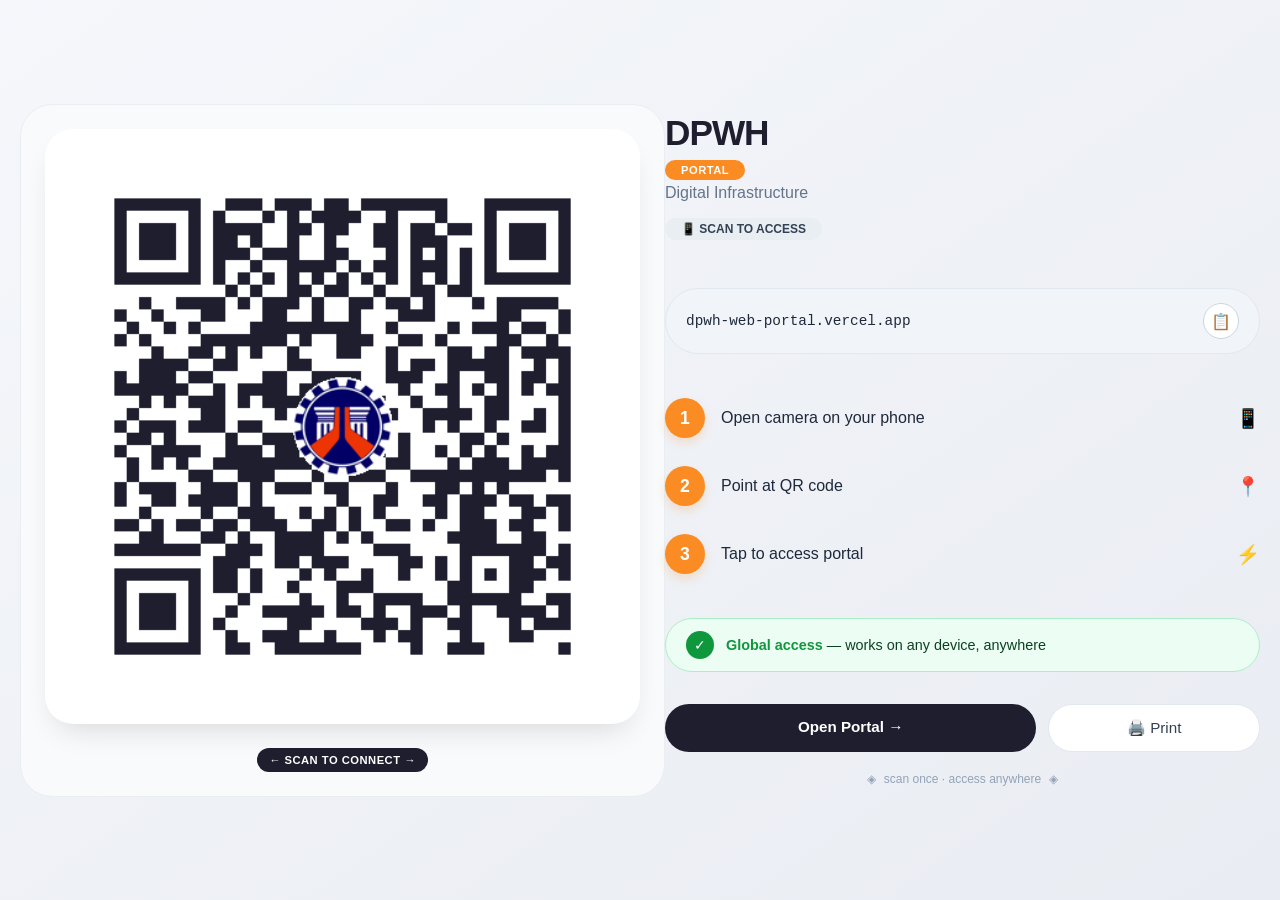
<file: templates/qr_display.html>
<!DOCTYPE html>
<html lang="en">
<head>
    <meta charset="UTF-8">
    <meta name="viewport" content="width=device-width, initial-scale=1.0">
    <title>DPWH · Digital Portal</title>
    <style>
        * {
            margin: 0;
            padding: 0;
            box-sizing: border-box;
        }

        body {
            font-family: 'Inter', -apple-system, BlinkMacSystemFont, sans-serif;
            min-height: 100vh;
            display: flex;
            align-items: center;
            justify-content: center;
            background: linear-gradient(145deg, #f5f7fb, #e9ecf2);
            padding: 20px;
        }

        /* Rectangle Container */
        .qr-rectangle {
            width: 800px;
            max-width: 100%;
            background: white;
            border-radius: 48px;
            padding: 32px;
            box-shadow: 
                0 30px 60px -20px rgba(0, 0, 0, 0.25),
                0 0 0 1px rgba(0, 0, 0, 0.02) inset;
            display: flex;
            gap: 32px;
        }

        /* Left Side - QR Code */
        .qr-left {
            flex: 1;
            background: #f8fafc;
            border-radius: 32px;
            padding: 24px;
            border: 1px solid #e9eef2;
            display: flex;
            flex-direction: column;
        }

        .qr-code-container {
            background: white;
            padding: 20px;
            border-radius: 28px;
            box-shadow: 0 15px 30px -12px rgba(0, 0, 0, 0.15);
            margin-bottom: 16px;
        }

        .qr-code-container img {
            width: 100%;
            height: auto;
            display: block;
            border-radius: 20px;
        }

        .qr-badge {
            background: #1e1e2f;
            color: white;
            font-size: 0.7rem;
            font-weight: 600;
            padding: 6px 12px;
            border-radius: 50px;
            text-align: center;
            letter-spacing: 0.5px;
            margin-top: 8px;
            align-self: center;
        }

        /* Right Side - Content */
        .qr-right {
            flex: 1;
            display: flex;
            flex-direction: column;
            justify-content: center;
        }

        /* Brand */
        .brand {
            margin-bottom: 24px;
        }

        .brand h1 {
            font-size: 2.2rem;
            font-weight: 700;
            letter-spacing: -1px;
            color: #1e1e2f;
            line-height: 1.1;
        }

        .pill {
            display: inline-block;
            background: #FB8B23;
            color: white;
            font-size: 0.7rem;
            font-weight: 600;
            padding: 4px 16px;
            border-radius: 50px;
            letter-spacing: 0.5px;
            margin: 8px 0 4px;
        }

        .subtitle {
            color: #64748b;
            font-size: 1rem;
            font-weight: 400;
        }

        .scan-tag {
            display: inline-block;
            background: #e9eef2;
            color: #334155;
            font-size: 0.75rem;
            font-weight: 600;
            padding: 4px 16px;
            border-radius: 50px;
            margin: 16px 0 8px;
        }

        /* URL Display */
        .url-box {
            background: #f1f5f9;
            border-radius: 60px;
            padding: 14px 20px;
            margin: 16px 0;
            display: flex;
            align-items: center;
            justify-content: space-between;
            border: 1px solid #e2e8f0;
        }

        .domain {
            font-family: 'SF Mono', 'Courier New', monospace;
            font-size: 0.9rem;
            font-weight: 500;
            color: #1e293b;
            word-break: break-all;
        }

        .copy-btn {
            background: white;
            width: 36px;
            height: 36px;
            border-radius: 50%;
            display: flex;
            align-items: center;
            justify-content: center;
            color: #475569;
            cursor: pointer;
            transition: all 0.2s;
            border: 1px solid #cbd5e1;
            font-size: 1rem;
            flex-shrink: 0;
        }

        .copy-btn:hover {
            background: #FB8B23;
            color: white;
            border-color: #FB8B23;
        }

        /* Steps - Vertical */
        .steps-vertical {
            display: flex;
            flex-direction: column;
            gap: 12px;
            margin: 20px 0;
        }

        .step-row {
            display: flex;
            align-items: center;
            gap: 16px;
            padding: 8px 0;
        }

        .step-number {
            width: 40px;
            height: 40px;
            background: #FB8B23;
            color: white;
            border-radius: 50%;
            display: flex;
            align-items: center;
            justify-content: center;
            font-weight: 700;
            font-size: 1.1rem;
            box-shadow: 0 5px 10px rgba(251, 139, 35, 0.2);
        }

        .step-text {
            font-size: 1rem;
            font-weight: 500;
            color: #1e293b;
        }

        .step-icon {
            margin-left: auto;
            font-size: 1.2rem;
            color: #94a3b8;
        }

        /* Global Badge */
        .global-badge {
            background: #ecfdf3;
            border: 1px solid #abefc6;
            border-radius: 30px;
            padding: 12px 20px;
            display: flex;
            align-items: center;
            gap: 12px;
            margin: 16px 0;
        }

        .global-icon {
            background: #0f973d;
            color: white;
            width: 28px;
            height: 28px;
            border-radius: 50%;
            display: flex;
            align-items: center;
            justify-content: center;
            font-size: 0.85rem;
            flex-shrink: 0;
        }

        .global-text {
            font-size: 0.9rem;
            color: #0b4121;
            font-weight: 500;
        }

        .global-text span {
            color: #0f973d;
            font-weight: 700;
        }

        /* Action Buttons */
        .action-row {
            display: flex;
            gap: 12px;
            margin-top: 16px;
        }

        .btn-open {
            flex: 2;
            background: #1e1e2f;
            color: white;
            text-decoration: none;
            padding: 14px 24px;
            border-radius: 40px;
            font-weight: 600;
            font-size: 0.95rem;
            text-align: center;
            transition: all 0.2s;
            border: none;
            cursor: pointer;
        }

        .btn-open:hover {
            background: #FB8B23;
            transform: translateY(-2px);
            box-shadow: 0 10px 20px -8px rgba(251, 139, 35, 0.4);
        }

        .btn-print {
            flex: 1;
            background: white;
            color: #334155;
            border: 1.5px solid #e2e8f0;
            padding: 14px 24px;
            border-radius: 40px;
            font-weight: 500;
            font-size: 0.95rem;
            text-align: center;
            cursor: pointer;
            transition: all 0.2s;
        }

        .btn-print:hover {
            border-color: #FB8B23;
            color: #FB8B23;
        }

        /* Footer */
        .footer {
            margin-top: 20px;
            color: #94a3b8;
            font-size: 0.75rem;
            text-align: center;
            display: flex;
            align-items: center;
            justify-content: center;
            gap: 8px;
        }

        .dot {
            color: #FB8B23;
            font-size: 1.2rem;
        }

        .toast {
            position: fixed;
            bottom: 30px;
            left: 50%;
            transform: translateX(-50%);
            background: #1e1e2f;
            color: white;
            padding: 12px 24px;
            border-radius: 50px;
            font-size: 0.9rem;
            display: none;
            align-items: center;
            gap: 8px;
            box-shadow: 0 15px 30px -10px rgba(0,0,0,0.3);
            z-index: 1000;
        }

        /* Responsive */
        @media (max-width: 700px) {
            .qr-rectangle {
                flex-direction: column;
                padding: 24px;
            }
            
            .qr-left {
                width: 100%;
            }
            
            .brand h1 {
                font-size: 1.8rem;
            }
        }
    </style>
</head>
<body>
   <!-- QR Code -->
<div class="qr-left">
    <div class="qr-code-container">
        <img src="/static/qrcodes/qr-code-dpwh.png"
             alt="DPWH QR Code"
             onerror="this.src='https://api.qrserver.com/v1/create-qr-code/?size=240x240&data=https://dpwh-web-portal.vercel.app&color=1e1e2f&bgcolor=ffffff'">
    </div>
    <div class="qr-badge">← SCAN TO CONNECT →</div>
</div>
        <!-- Right Side - Content -->
        <div class="qr-right">
            <!-- Brand -->
            <div class="brand">
                <h1>DPWH</h1>
                <div class="pill">PORTAL</div>
                <div class="subtitle">Digital Infrastructure</div>
                <div class="scan-tag">📱 SCAN TO ACCESS</div>
            </div>

            <!-- URL -->
            <div class="url-box">
                <span class="domain">dpwh-web-portal.vercel.app</span>
                <div class="copy-btn" onclick="copyURL()" title="Copy link">📋</div>
            </div>

            <!-- Steps (Vertical) -->
            <div class="steps-vertical">
                <div class="step-row">
                    <div class="step-number">1</div>
                    <span class="step-text">Open camera on your phone</span>
                    <span class="step-icon">📱</span>
                </div>
                <div class="step-row">
                    <div class="step-number">2</div>
                    <span class="step-text">Point at QR code</span>
                    <span class="step-icon">📍</span>
                </div>
                <div class="step-row">
                    <div class="step-number">3</div>
                    <span class="step-text">Tap to access portal</span>
                    <span class="step-icon">⚡</span>
                </div>
            </div>

            <!-- Global Badge -->
            <div class="global-badge">
                <div class="global-icon">✓</div>
                <div class="global-text">
                    <span>Global access</span> — works on any device, anywhere
                </div>
            </div>

            <!-- Actions -->
            <div class="action-row">
                <a href="https://dpwh-web-portal.vercel.app" class="btn-open" target="_blank">
                    Open Portal →
                </a>
                <button class="btn-print" onclick="window.print()">
                    🖨️ Print
                </button>
            </div>

            <!-- Footer -->
            <div class="footer">
                <span>◈</span>
                <span>scan once · access anywhere</span>
                <span>◈</span>
            </div>
        </div>
    </div>

    <!-- Toast -->
    <div class="toast" id="toast">✓ Link copied to clipboard</div>

    <script>
        function copyURL() {
            const url = "https://dpwh-web-portal.vercel.app";
            navigator.clipboard.writeText(url).then(() => {
                const toast = document.getElementById('toast');
                toast.style.display = 'flex';
                setTimeout(() => {
                    toast.style.display = 'none';
                }, 2000);
            });
        }
    </script>
</body>
</html>
</file>
